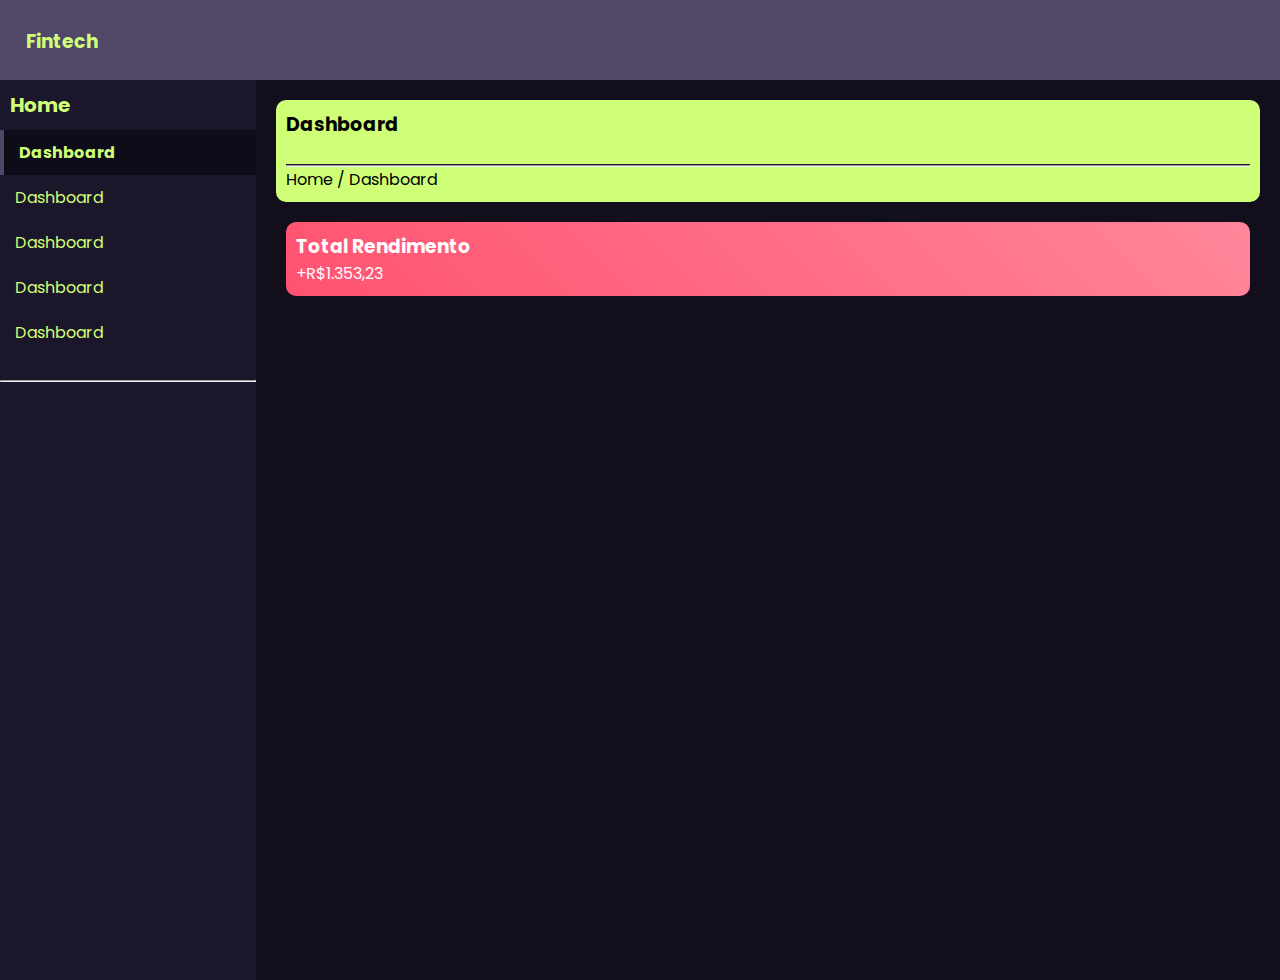
<file: tela_init/index.html>
<!DOCTYPE html>
<html lang="en">
<head>
    <meta charset="UTF-8">
    <meta http-equiv="X-UA-Compatible" content="IE=edge">
    <meta name="viewport" content="width=device-width, initial-scale=1.0">
    <link rel="stylesheet" href="style.css">
    <link rel=”stylesheet” href=”https://stackpath.bootstrapcdn.com/bootstrap/5.0.0-alpha1/css/bootstrap.min.css”rel=”nofollow” 
    integrity=”sha384-r4NyP46KrjDleawBgD5tp8Y7UzmLA05oM1iAEQ17CSuDqnUK2+k9luXQOfXJCJ4I” crossorigin=”anonymous”>
    <title>Fintech</title>
</head>
<body>

<header>
    <div class="info-header">
        <div class="logo">
            <h3>Fintech</h3>                
        </div>
    </div>
    <div style="align-items: center;" class="info-header">
        <img src="profile.svg" />
    </div>
</header>

<section class="main">
    <div class="sidebar">
        <h3>Home</h3>
        <a class="sidebar-active" href="#">Dashboard</a>
        <a href="#">Dashboard</a>
        <a href="#">Dashboard</a>
        <a href="#">Dashboard</a>
        <a href="#">Dashboard</a>
        <br/>
        <hr>
    </div>
    <div class="conteudo">
        <div class="titulo-secao">
            <h2>Dashboard</h2>
            <br/>
            <div class="separator"></div>
            <hr>
            <p> Home / Dashboard</p>
        </div>
        <div class="box-info">
            <div style="background:linear-gradient(45deg, #FF5370, #ff869a);" class="box-info-single">
                <div class="info-text">
                    <h3>Total Rendimento</h3>
                    <p>+R$1.353,23</p>
                </div>
</body>
</html>
</file>
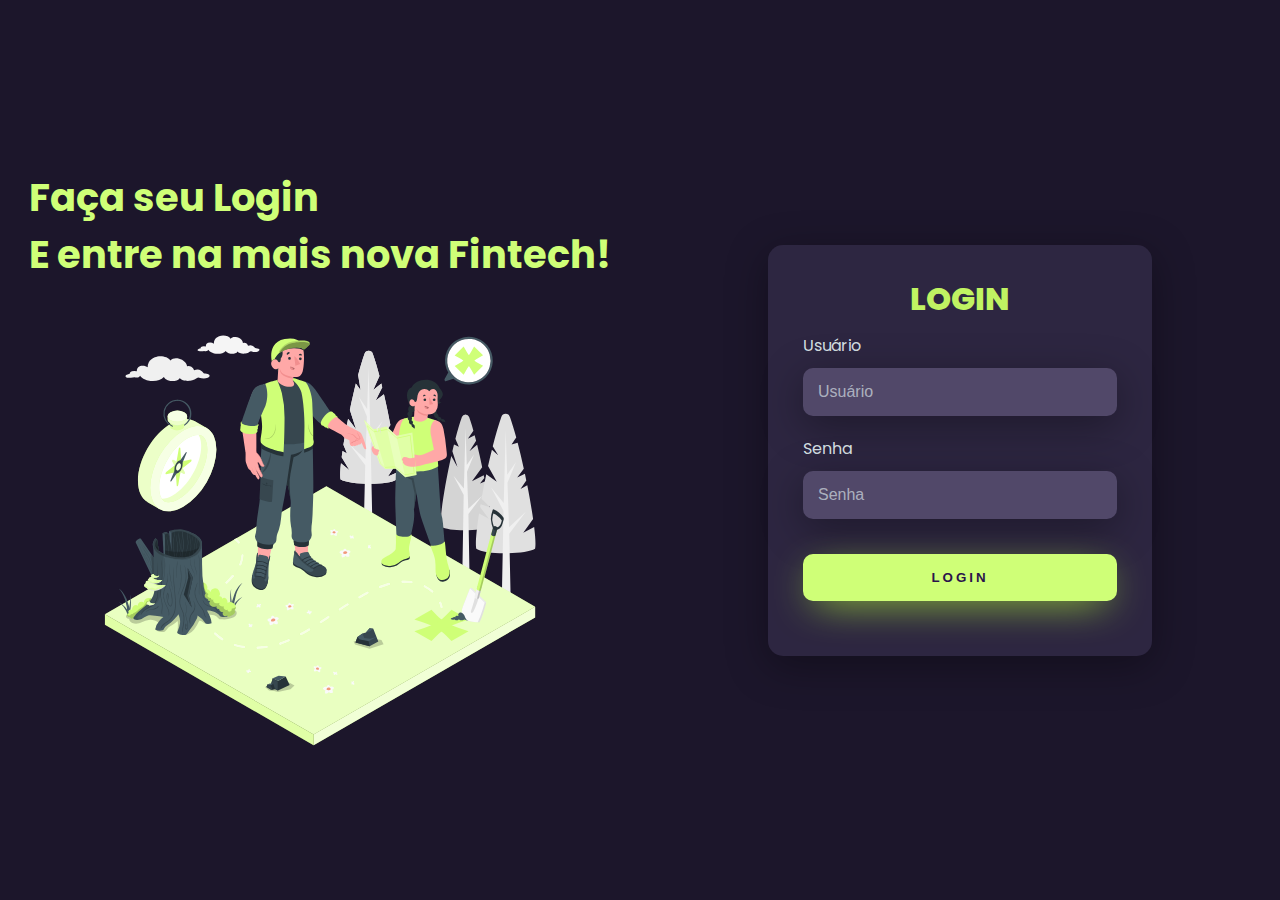
<file: tela_login/index.html>
<!DOCTYPE html>
<html lang="pt-BR">
<head>
    <meta charset="UTF-8">
    <meta http-equiv="X-UA-Compatible" content="IE=edge">
    <meta name="viewport" content="width=device-width, initial-scale=1.0">
    <link rel="stylesheet" href="style.css">
    <link rel=”stylesheet” href=”https://stackpath.bootstrapcdn.com/bootstrap/5.0.0-alpha1/css/bootstrap.min.css”rel=”nofollow” 
    integrity=”sha384-r4NyP46KrjDleawBgD5tp8Y7UzmLA05oM1iAEQ17CSuDqnUK2+k9luXQOfXJCJ4I” crossorigin=”anonymous”>
    <title>Login</title>
</head>
<body>
    <div class="main-login" > 
        <div class="left-login">
            <h1>Faça seu Login<br>E entre na mais nova Fintech!</h1>
            <img src="tesouros.svg" class="left-login-image" alt="Dinheiro">
        </div>
        <div class="right-login">
            <div class="card-login">
                <h1>LOGIN</h1>
                <div class="textfield">
                    <label for="usuario">Usuário</label>
                    <input type="text" name="usuario" placeholder="Usuário">
                </div>
                <div class="textfield">
                    <label for="senha">Senha</label>
                    <input type="password" name="senha" placeholder="Senha">
                </div>
                <button class="btn-login">Login</button>
            </div>
        </div>
    </div>
</body>
</html>
</file>
<file: tela_init/style.css>
@import url('https://fonts.googleapis.com/css2?family=Poppins:wght@400;700&display=swap');

*{
    margin: 0;
    padding: 0;
    box-sizing: border-box;
    font-family: 'Poppins', sans-serif;
}

html,body{height: 100%;}

header{
    background-color: #514869;
    padding: 20px 2%;
    display: flex;
    justify-content:  space-between;
}

.info-header{
    color: white;
    display: flex;
} 

.info-header img{
    width:3500px;
    height: 40px;
    border-radius: 20px;
    margin-left: 8px;
}

.logo{
    margin-top: 7px;
    color: #cfff77;
}

.logo h3{
    cursor: pointer;
}

.logo h3:hover{
    opacity: 0.7;
}

.main{
    background-color: #3b2968;
    display: flex;
    flex-wrap: wrap;
    height: 100%;
}

.sidebar{
    width: 20%;
    background-color: #1c162b;
    height: 100%;
}

.sidebar a.sidebar-active{
    border-left: 4px solid #514869;
    background-color: #0f0c1a;
    font-weight: bold;
}

.sidebar h3{
    color: #cfff77;
    font-size: 20px;
    margin: 10px;
}

.sidebar a{
    display: block;
    text-decoration: none;
    padding: 10px 15px;
    color: #cfff77;
}

.sidebar a:hover{
    border-left: 4px solid #514869;
    background-color: #0f0c1a;
    font-weight: bold;
}

.conteudo{
    width: 80%;
    background-color: #120e1b;
    padding: 20px;
}

.titulo-secao {
    border-radius: 10px;
    background-color: #cfff77;
    padding: 10px;
}

.titulo-secao h2{
    font-size: 19px; 
}

.separator{
    width:100%;
    height: 1px;
    background-color:  #1c162b;
}

.box-info{
    width: 100%;
    margin-top:20px;
    display: flex;
    justify-content: space-between;
}

.box-info-single{
    display: flex;
    justify-content: space-between;
    border-radius: 10px;
    color:white;
    width: 100%;
    margin: 0 10px;
    padding: 10px;
}
</file>
<file: tela_login/style.css>
@import url('https://fonts.googleapis.com/css2?family=Poppins:wght@400;700&display=swap');

body {
    margin: 0;
    font-family: 'Poppins', sans-serif;
}

body * {
    box-sizing: border-box;
}

.main-login{
    width: 100vw;
    height: 100vh;
    background: #1c162b;
    display: flex;
    justify-content: center;
    align-items: center;
}

.left-login{
    width: 50vw;
    height: 100vh; 
    display: flex;
    justify-content: center;
    align-items: center; 
    flex-direction: column;
}

.left-login > h1 {
    font-size: 3vw;
    color:#cfff77 
}

.left-login-image{
    width:35vw;
}

.right-login{
    width: 50vw;
    height: 100vh; 
    display: flex;
    justify-content: center;
    align-items: center; 
}

.card-login{
    width: 60%;
    display: flex;
    justify-content: center;
    align-items: center;
    flex-direction: column;
    padding: 30px 35px;
    background: #2d2641;
    border-radius: 15px;
    box-shadow: 0px 10px 40px #00000056;
}

.card-login > h1 {
    color:#c0f362;
    font-weight: 800;
    margin: 0;
}

.textfield{
    width: 100%;
    display: flex;
    flex-direction: column;
    align-items: flex-start;
    justify-content: center;
    margin: 10px 0px;
}

.textfield > input{
    width: 100%;
    border: none;
    border-radius: 10px;
    padding: 15px;
    background: #514869;
    color: #f0ffffde;
    font-size: 12pt;
    box-shadow: 0px 10px 40px #00000056;
    outline: none;
    box-sizing: border-box;
}

.textfield > label {
    color: #f0ffffde;
    margin-bottom: 10px;
}

.textfield > input::placeholder {
    color: #f0ffff94;
}

.btn-login {
    width: 100%;
    padding: 16px 0px;
    margin: 25px;
    border: none;
    border-radius: 10px;
    outline: none;
    text-transform: uppercase;
    font-weight: 800;
    letter-spacing: 3px;
    color: #2b134b;
    background: #cfff77;
    cursor: pointer;
    box-shadow: 0px 10px 40px -12px #b7fc38;
}

@media only screen and (max-width: 950px){
    .card-login{
        width: 85%;
    }
}

@media only screen and (max-width: 600px){
    .main-login{
        flex-direction: column;
    }
    .left-login > h1{
        display: none;
    }

    .left-login{
        width: 100%;
        height: auto;
    }
    .right-login{
        width: 100%;
        height: auto;
    }

    .left-login-image{
        width: 50vw;
    }

    .card-login{
        width: 90%;
    }
}
</file>
